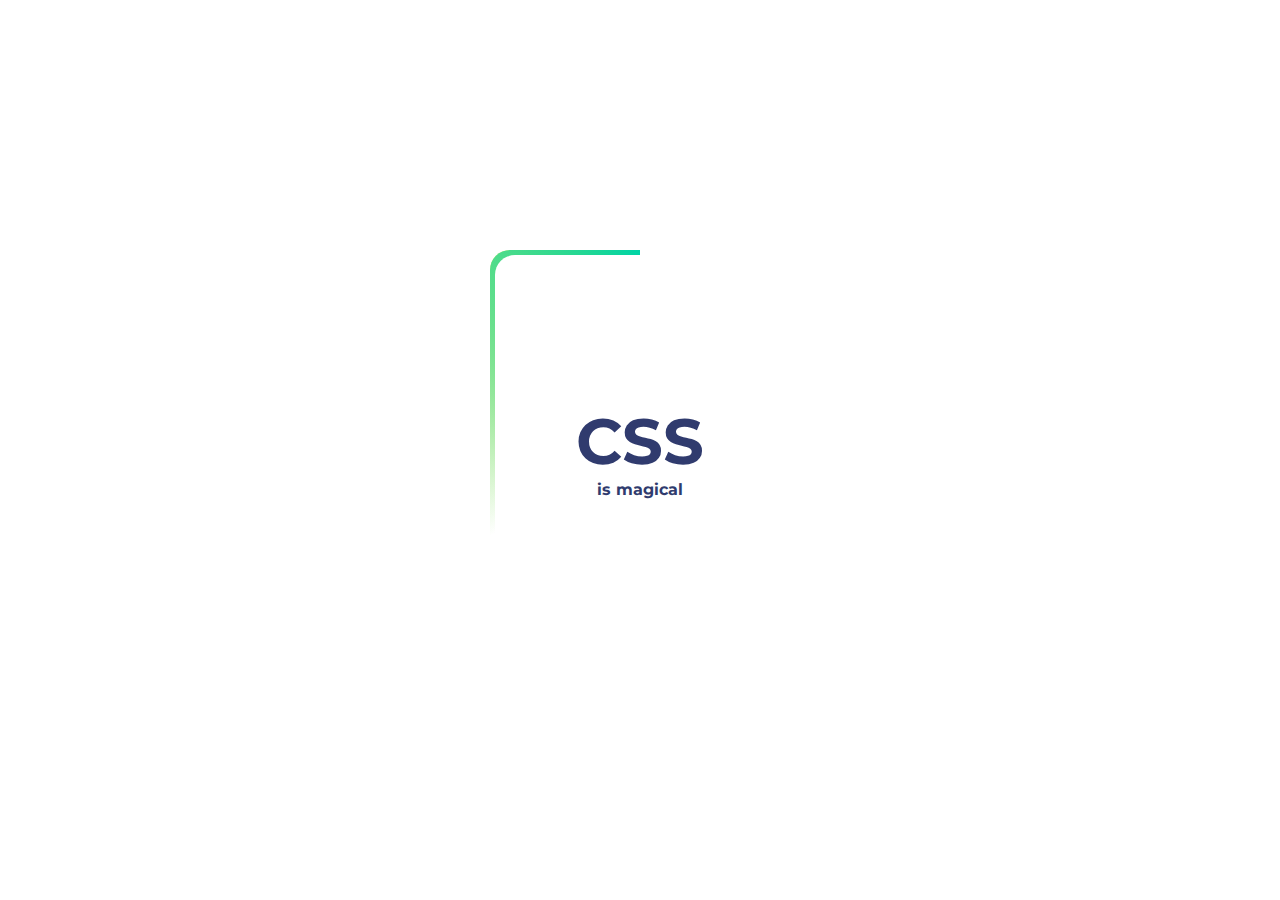
<file: border-card-animation/index.html>
<!DOCTYPE html>
<html lang="en">
<head>
  <meta charset="UTF-8">
  <meta http-equiv="X-UA-Compatible" content="IE=edge">
  <meta name="viewport" content="width=device-width, initial-scale=1.0">
  <link rel="preconnect" href="https://fonts.googleapis.com">
  <link rel="preconnect" href="https://fonts.gstatic.com" crossorigin>
  <link href="https://fonts.googleapis.com/css2?family=Montserrat:wght@300&display=swap" rel="stylesheet">
  <link rel="stylesheet" type="text/css" href="style.css">
  <title>Border card animation</title>
</head>
<body>
    <div class="container">
      <div class="box">
        <div class="content">
          <h1>CSS</h1>
          <h2>is magical</h2>
        </div>
      </div>
    </div>
</body>
</html>
</file>
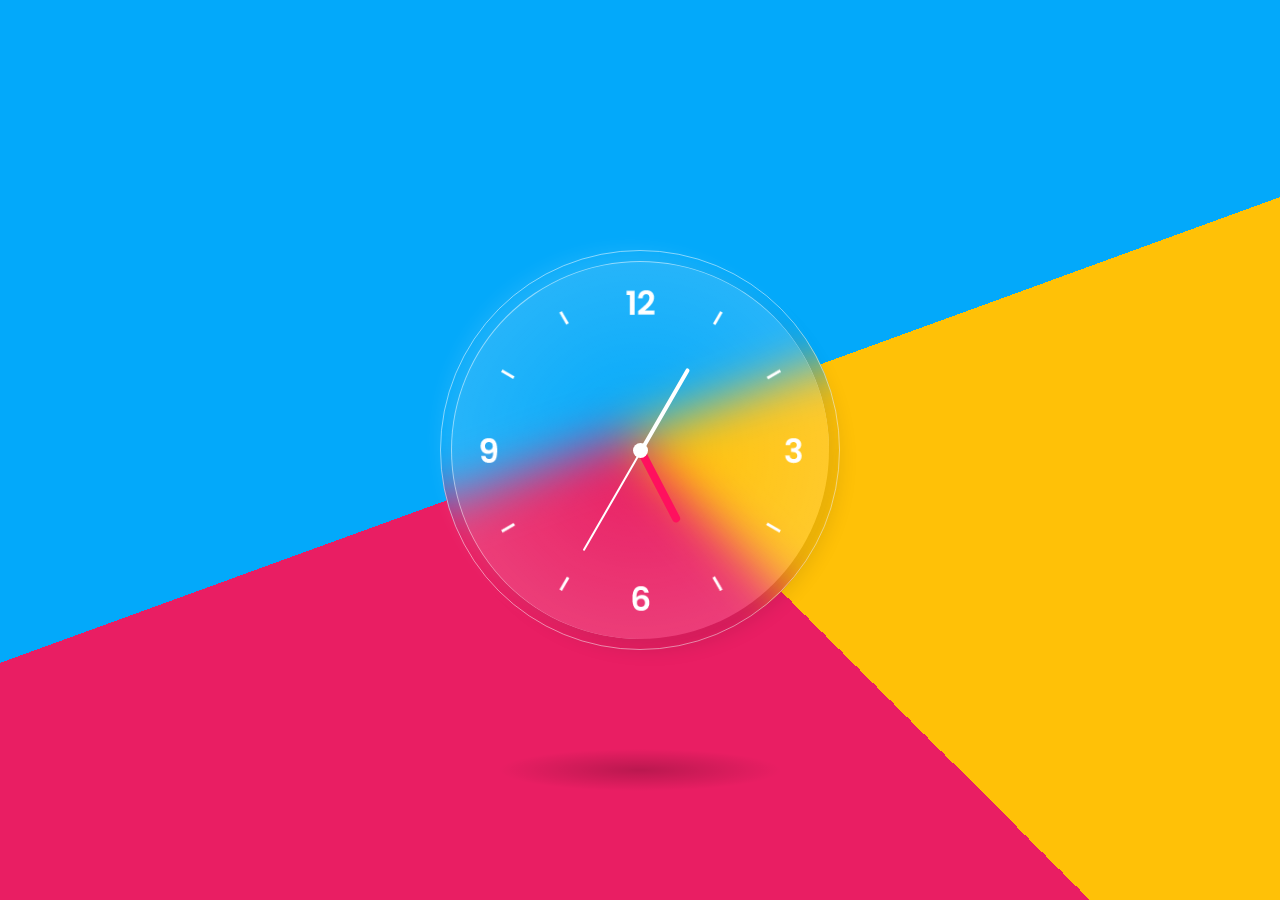
<file: clock-glassmorphism/index.html>
<!DOCTYPE html>
<html lang="en">
<head>
  <meta charset="UTF-8">
  <meta http-equiv="X-UA-Compatible" content="IE=edge">
  <meta name="viewport" content="width=device-width, initial-scale=1.0">
  <link rel="stylesheet" href="style.css">
  <title>Clock Glassmorphism</title>
</head>
<body>
  <div class="container">
    <div class="box">
      <div class="clock">
        <div class="hour">
          <div class="hr" id="hr"></div>
        </div>
        <div class="min">
          <div class="mn" id="mn"></div>
        </div>
        <div class="sec">
          <div class="sc" id="sc"></div>
        </div>
      </div>
    </div>
  </div>
  <script src="script.js"></script>
</body>
</html>
</file>
<file: border-card-animation/style.css>
* {
  margin: 0;
  padding: 0;
  box-sizing: border-box;
  font-family: 'Montserrat', sans-serif;
}

.container {
  width: 100%;
  display: flex;
  justify-content: center;
  align-items: center;
  min-height: 100vh;
  background: #ffffff;
}

.box {
  position: relative;
  width: 300px;
  height: 400px;
  
  border-radius: 20px;
  display: flex;
  justify-content: center;
  align-items: center;
  overflow: hidden;
  
}

.box::after {
  content: '';
  position: absolute;
  width: 500px;
  height: 500px;
  background-image: conic-gradient(transparent, transparent, transparent,#00d4a6);
  animation: animate 4s linear infinite;
  animation-delay: -2s;
}

.box::before {
  content: '';
  position: absolute;
  width: 500px;
  height: 500px;
  background-image: conic-gradient(transparent, transparent, transparent,#ffe600);
  animation: animate 4s linear infinite;
}

.box .content {
  height: calc(100% - 10px);
  width: calc(100% - 10px);
  z-index: 1;
  background: white;
  border-radius: 20px;
  color: #303b6e;
  display: flex;
  flex-direction: column;
  justify-content: center;
  align-items: center;
  text-align: center;
  padding: 10px;
}

h1 {
  font-size: 4rem;
}

h2 {
  font-size: 1rem;
}

@keyframes animate {
  0% {
    transform: rotate(0deg); 
  }
  100% {
    transform: rotate(360deg);
  }
}
</file>
<file: clock-glassmorphism/style.css>
* {
  margin: 0;
  padding: 0;
  box-sizing: border-box;
}

body {
  display: flex;
  justify-content: center;
  align-items: center;
  min-height: 100vh;
}

body::before {
  content: '';
  position: absolute;
  top: 0;
  left: 0;
  width: 100%;
  height: 100%;
  background: linear-gradient(45deg, #e91e63, #e91e63 50%, #ffc107 50%, #ffc107);
}

body::after {
  content: '';
  position: absolute;
  top: -20px;
  left: 0;
  width: 100%;
  height: 100%;
  background: linear-gradient(160deg, #03a9fa, #03a9fa 50%, transparent 50%, transparent);
  animation: animate 5s ease-in-out infinite;
}

@keyframes animate {
  0%,100% {
    transform: translateY(10px);
  }
  50%  {
    transform: translateY(-10px);
  }
}

.box {
  position: relative;
  z-index: 1;
  width: 400px;
  height: 400px;
  backdrop-filter: blur(25px);
  border-radius: 50%;
  border: 1px solid rgba(255,255,255,0.5);
  user-select: none;
  animation: animate 5s ease-in-out infinite;
  animation-delay: -2.5s;
}

.container {
  position: relative;
}

.container::before {
  content: '';
  position: absolute;
  bottom: -150px;
  width: 100%;
  height: 60px;
  background: radial-gradient(rgba(0,0,0,0.2), transparent, transparent);
  border-radius: 50%;
}

.clock {
  position: absolute;
  top: 10px;
  left: 10px;
  right: 10px;
  bottom: 10px;
  display: flex;
  justify-content: center;
  align-items: center;
  background: radial-gradient(transparent, rgba(255,255,255,.2)), url(clock.png);
  background-size: cover;
  border-radius: 50%;
  border: 1px solid rgba(255,255,255,.5);
  border-bottom: none;
  border-right: none;
  box-shadow: -10px -10px 20px rgba(255,255,255,.1), 10px 10px 20px rgba(0,0,0,.1);
}

.clock::before {
  content: '';
  position: absolute;
  width: 15px;
  height: 15px;
  background: #fff;
  border-radius: 50%;
  z-index: 10;
}

.hour,
.min,
.sec {
  position: absolute;
}

.hour, .hr {
  width: 160px;
  height: 160px;
}

.min, .mn {
  width: 190px;
  height: 190px;
}

.sec, .sc {
  width: 230px;
  height: 230px;
}

.hr, .mn, .sc {
  display: flex;
  justify-content: center;
  position: absolute;
  border-radius: 50%;
}

.hr::before {
  content: '';
  position: absolute;
  width: 8px;
  height: 80px;
  background-color: #ff105e;
  z-index: 3;
  border-radius: 6px;
}

.mn::before {
  content: '';
  position: absolute;
  width: 4px;
  height: 90px;
  background-color: #fff;
  z-index: 3;
  border-radius: 6px;
}

.sc::before {
  content: '';
  position: absolute;
  width: 2px;
  height: 150px;
  background-color: #fff;
  z-index: 3;
  border-radius: 6px;
}
</file>
